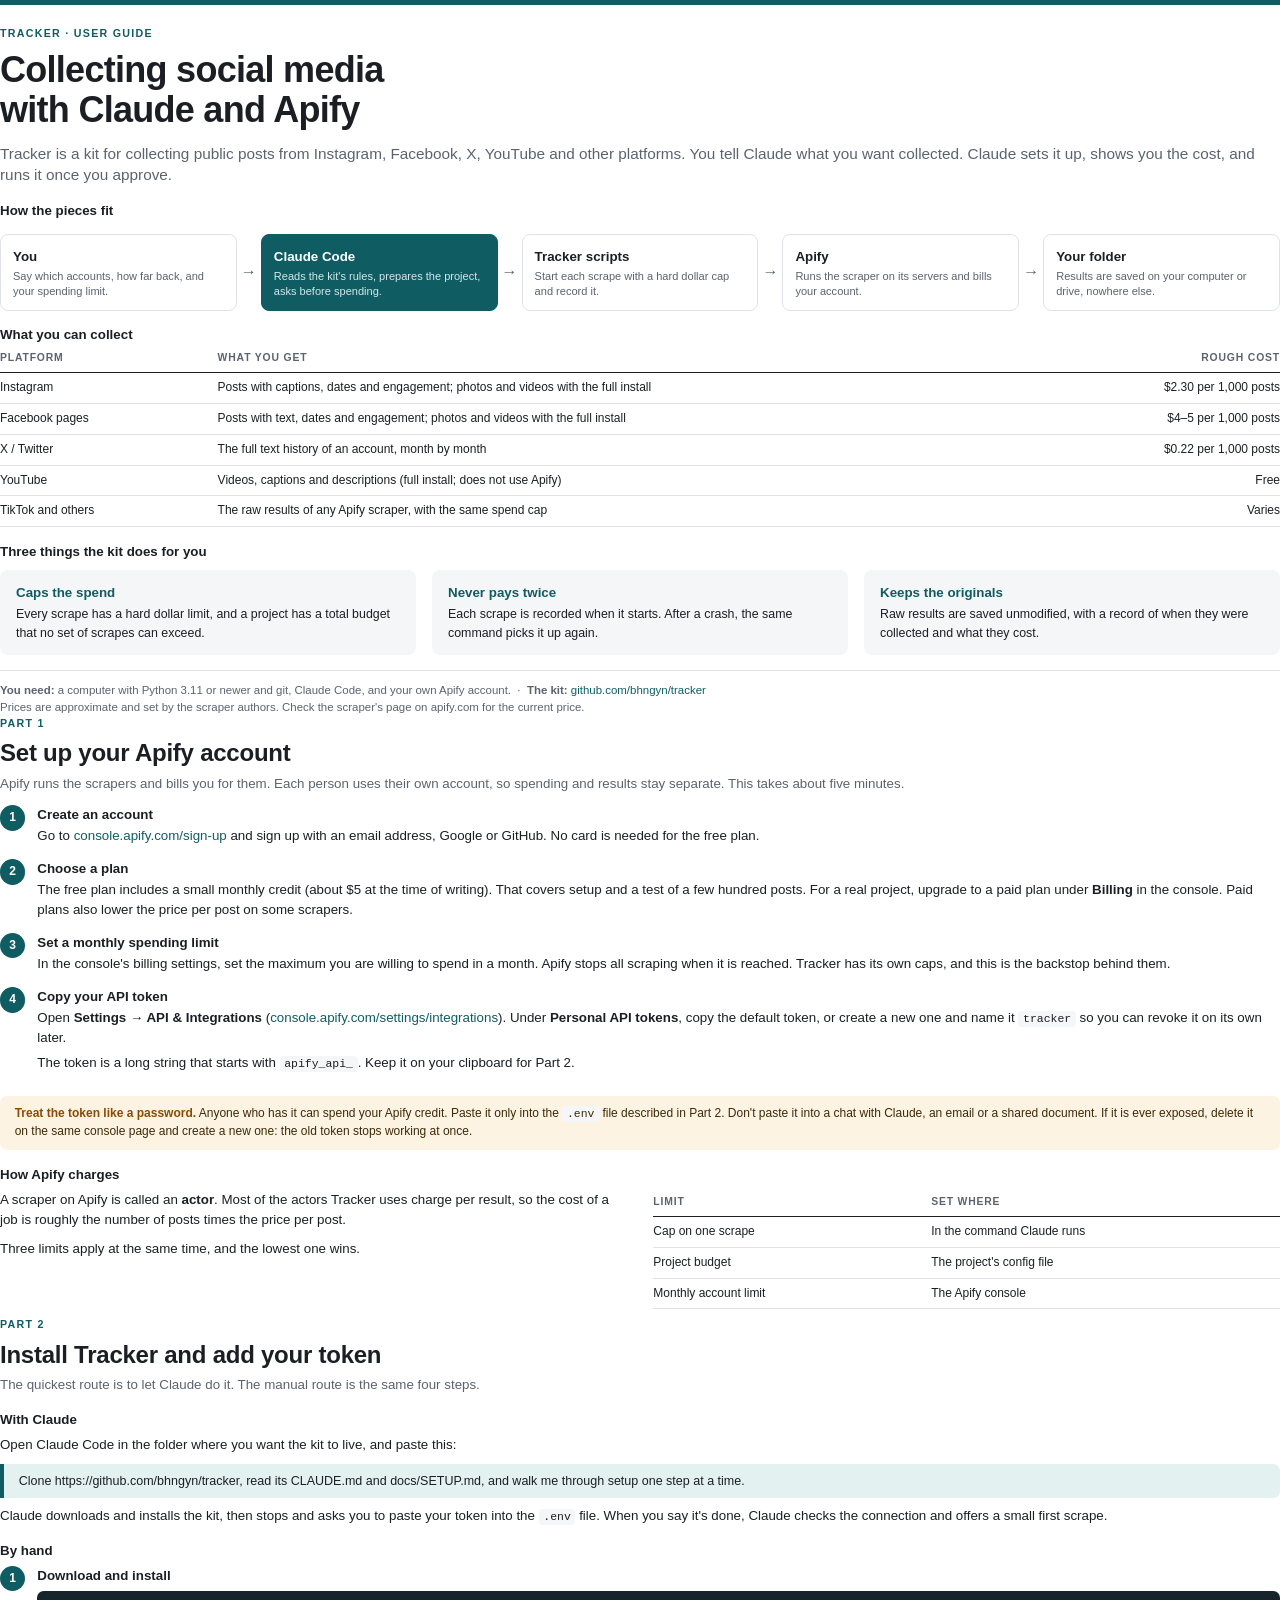
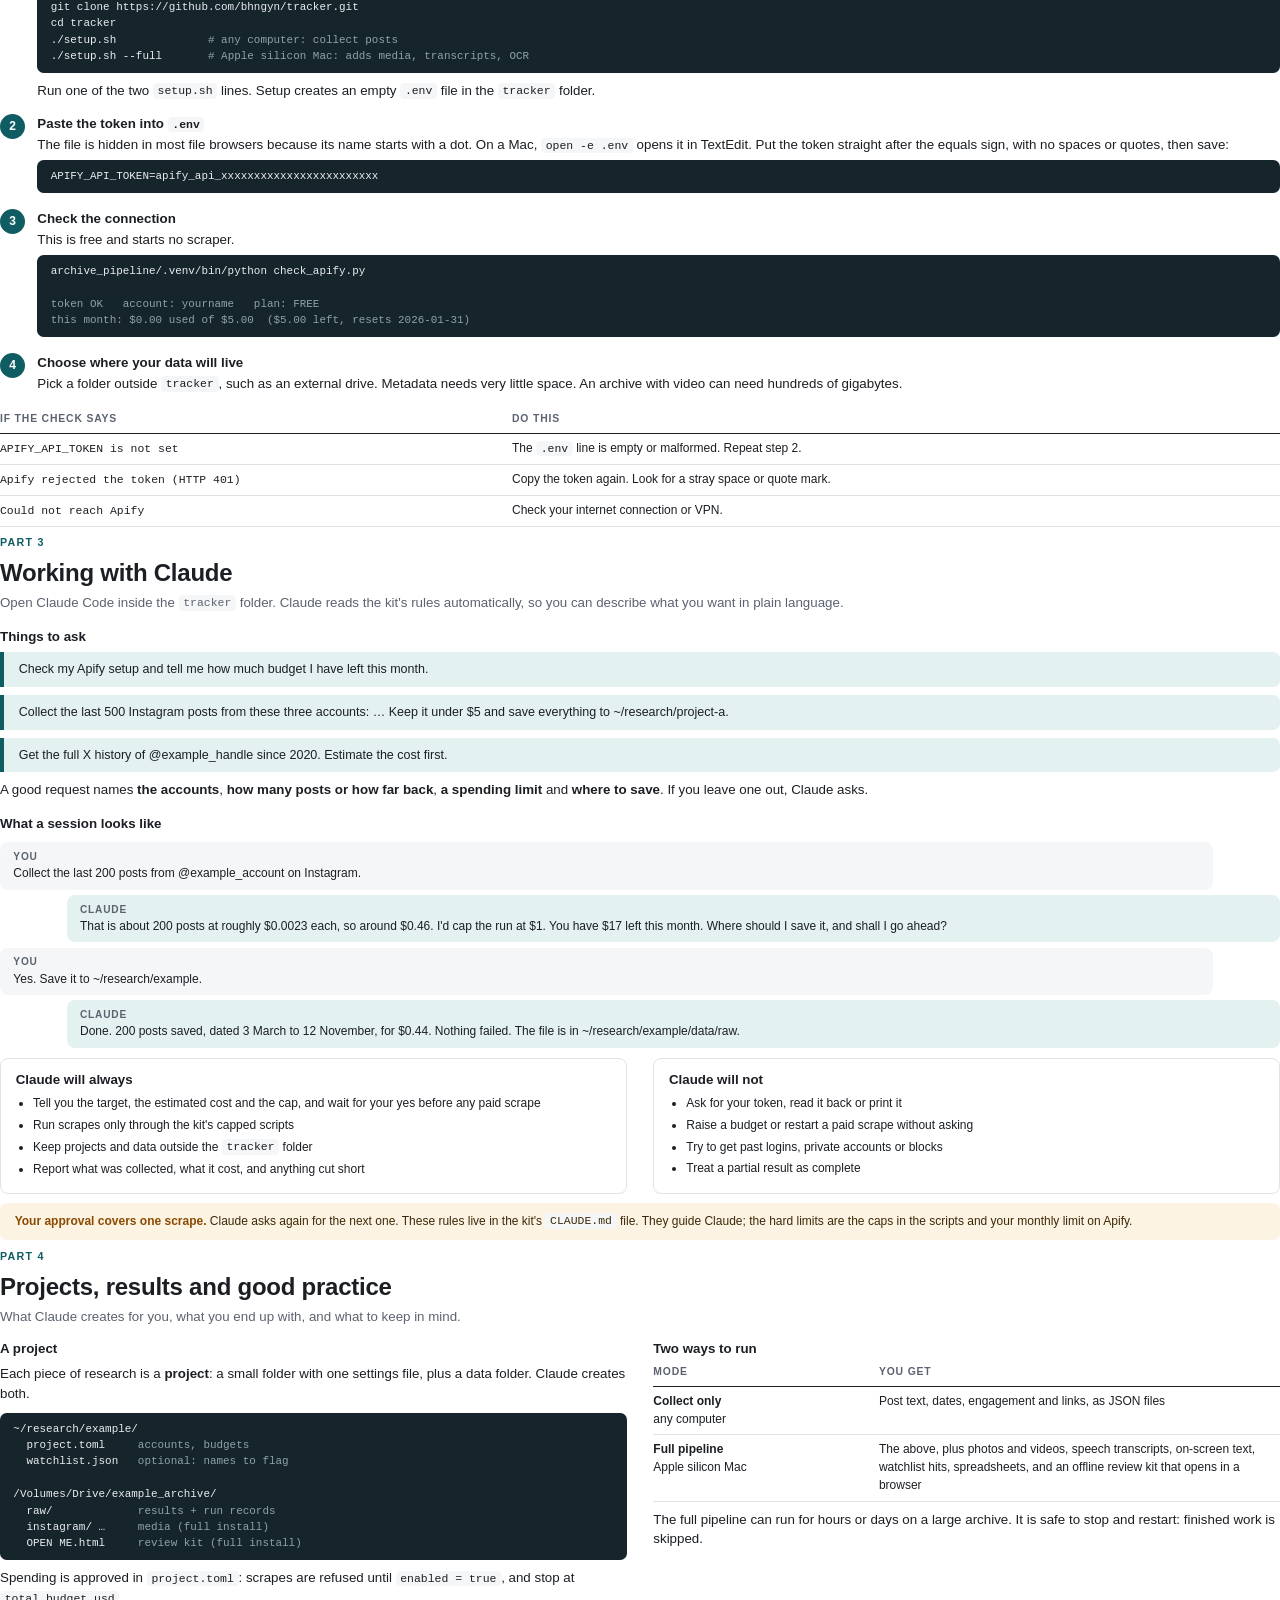
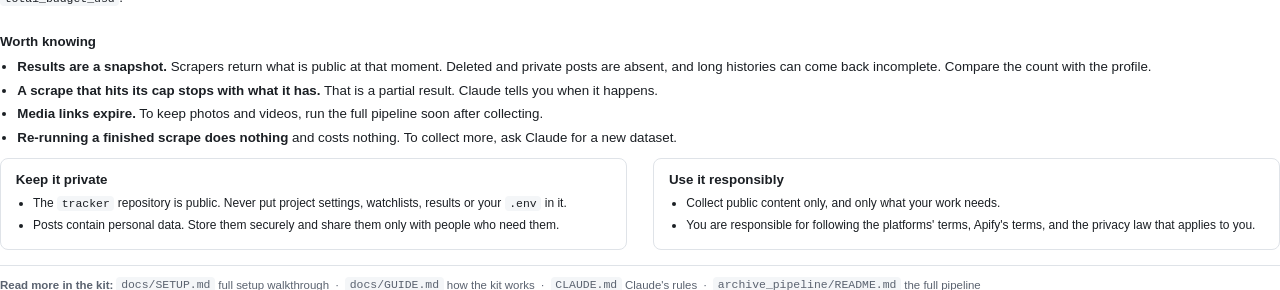
<file: docs/guide.html>
<!doctype html>
<html lang="en">
<head>
<meta charset="utf-8">
<title>Tracker: a guide to collecting social media with Claude and Apify</title>
<style>
  @page {
    size: Letter;
    margin: 0.6in 0.8in 0.7in 0.8in;
    @bottom-left { content: "Tracker guide"; font: 8pt "Helvetica Neue", Helvetica, Arial, sans-serif; color: #8a8f98; }
    @bottom-right { content: counter(page) " / 5"; font: 8pt "Helvetica Neue", Helvetica, Arial, sans-serif; color: #8a8f98; }
  }
  @page :first { @bottom-left { content: none; } @bottom-right { content: none; } }

  :root { --ink: #1b1f24; --muted: #5b6370; --line: #dfe3e8; --soft: #f4f6f8; --accent: #0f5c63; --accent-soft: #e4f1f1; --warn: #8a4b00; --warn-soft: #fdf3e3; }
  * { box-sizing: border-box; }
  html { font: 10pt/1.48 "Helvetica Neue", Helvetica, Arial, sans-serif; color: var(--ink); }
  body { margin: 0; }
  section { break-after: page; }
  section:last-child { break-after: auto; }

  h1 { font-size: 27pt; line-height: 1.1; letter-spacing: -0.02em; margin: 0 0 10pt; font-weight: 700; }
  h2 { font-size: 18pt; line-height: 1.2; letter-spacing: -0.01em; margin: 0 0 4pt; font-weight: 700; }
  h3 { font-size: 10pt; margin: 11pt 0 4pt; font-weight: 700; }
  p { margin: 0 0 7pt; }
  .eyebrow { font-size: 8pt; letter-spacing: 0.12em; text-transform: uppercase; color: var(--accent); font-weight: 700; margin-bottom: 6pt; }
  .lede { font-size: 11.5pt; line-height: 1.42; color: var(--muted); margin-bottom: 8pt; }
  .sub { color: var(--muted); margin-bottom: 9pt; }
  a { color: var(--accent); text-decoration: none; }
  code, .mono { font-family: Menlo, "SF Mono", Consolas, monospace; font-size: 8.6pt; }
  code { background: var(--soft); padding: 1pt 3.5pt; border-radius: 3pt; }
  strong { font-weight: 700; }

  table { width: 100%; border-collapse: collapse; margin: 3pt 0 6pt; font-size: 9pt; }
  th { text-align: left; font-size: 7.8pt; letter-spacing: 0.08em; text-transform: uppercase; color: var(--muted); font-weight: 700; padding: 0 8pt 5pt 0; border-bottom: 1.2pt solid var(--ink); }
  td { padding: 4.5pt 8pt 4.5pt 0; border-bottom: 0.6pt solid var(--line); vertical-align: top; }
  td:last-child, th:last-child { padding-right: 0; }
  td.num { text-align: right; white-space: nowrap; font-variant-numeric: tabular-nums; }
  th.num { text-align: right; }

  .cmd { background: #16242b; color: #e8eef0; border-radius: 5pt; padding: 6pt 10pt; margin: 4pt 0 6pt; font-family: Menlo, "SF Mono", Consolas, monospace; font-size: 8.2pt; line-height: 1.5; white-space: pre-wrap; }
  .cmd .dim { color: #8fa3ab; }
  .say { border-left: 3pt solid var(--accent); background: var(--accent-soft); padding: 6pt 11pt; margin: 4pt 0 6pt; border-radius: 0 5pt 5pt 0; font-size: 9.4pt; }
  .note { background: var(--warn-soft); border-radius: 5pt; padding: 7pt 11pt; margin: 7pt 0; font-size: 9pt; color: #3d2a08; }
  .note strong { color: var(--warn); }

  .steps { list-style: none; margin: 0; padding: 0; counter-reset: step; }
  .steps > li { counter-increment: step; position: relative; padding: 0 0 6pt 28pt; }
  .steps > li::before { content: counter(step); position: absolute; left: 0; top: 0; width: 19pt; height: 19pt; border-radius: 50%; background: var(--accent); color: #fff; font-size: 9pt; font-weight: 700; text-align: center; line-height: 19pt; }
  .steps > li > strong:first-child { display: block; margin-bottom: 1pt; }
  .steps p { margin-bottom: 4pt; }

  ul.plain { margin: 0 0 8pt; padding-left: 13pt; }
  ul.plain li { margin-bottom: 3pt; }

  .cols { display: flex; gap: 20pt; }
  .cols > div { flex: 1; }
  .card { border: 0.8pt solid var(--line); border-radius: 6pt; padding: 8pt 11pt; font-size: 9pt; }
  .card h3 { margin-top: 0; }
  .card p:last-child, .card ul:last-child { margin-bottom: 0; }

  /* cover */
  .cover-top { border-top: 4pt solid var(--accent); padding-top: 16pt; }
  .flow { display: flex; align-items: stretch; margin: 10pt 0 6pt; }
  .flow .box { flex: 1; border: 0.8pt solid var(--line); border-radius: 6pt; padding: 9pt 9pt 8pt; background: #fff; }
  .flow .box.key { background: var(--accent); border-color: var(--accent); color: #fff; }
  .flow .box b { display: block; font-size: 10pt; margin-bottom: 2pt; }
  .flow .box span { font-size: 8.3pt; line-height: 1.35; display: block; color: var(--muted); }
  .flow .box.key span { color: #d3e8e9; }
  .flow .arrow { flex: 0 0 18pt; text-align: center; align-self: center; color: var(--muted); font-size: 12pt; }
  .three { display: flex; gap: 12pt; margin-top: 6pt; }
  .three > div { flex: 1; background: var(--soft); border-radius: 6pt; padding: 10pt 12pt; font-size: 9.3pt; }
  .three b { display: block; font-size: 10pt; margin-bottom: 2pt; color: var(--accent); }
  .meta { margin-top: 11pt; font-size: 8.6pt; color: var(--muted); border-top: 0.6pt solid var(--line); padding-top: 8pt; }

  .chat { margin: 6pt 0 8pt; }
  .chat div { padding: 5pt 10pt; border-radius: 6pt; margin-bottom: 4pt; font-size: 9pt; }
  .chat .you { background: var(--soft); margin-right: 50pt; }
  .chat .claude { background: var(--accent-soft); margin-left: 50pt; }
  .chat b { font-size: 7.6pt; letter-spacing: 0.08em; text-transform: uppercase; color: var(--muted); display: block; margin-bottom: 1pt; }
</style>
</head>
<body>

<!-- ───────────── 1 ───────────── -->
<section>
  <div class="cover-top">
    <div class="eyebrow">Tracker · User guide</div>
    <h1>Collecting social media<br>with Claude and Apify</h1>
    <p class="lede">Tracker is a kit for collecting public posts from Instagram, Facebook, X, YouTube and other platforms. You tell Claude what you want collected. Claude sets it up, shows you the cost, and runs it once you approve.</p>
  </div>

  <h3>How the pieces fit</h3>
  <div class="flow">
    <div class="box"><b>You</b><span>Say which accounts, how far back, and your spending limit.</span></div>
    <div class="arrow">→</div>
    <div class="box key"><b>Claude Code</b><span>Reads the kit's rules, prepares the project, asks before spending.</span></div>
    <div class="arrow">→</div>
    <div class="box"><b>Tracker scripts</b><span>Start each scrape with a hard dollar cap and record it.</span></div>
    <div class="arrow">→</div>
    <div class="box"><b>Apify</b><span>Runs the scraper on its servers and bills your account.</span></div>
    <div class="arrow">→</div>
    <div class="box"><b>Your folder</b><span>Results are saved on your computer or drive, nowhere else.</span></div>
  </div>

  <h3>What you can collect</h3>
  <table>
    <tr><th style="width:17%">Platform</th><th>What you get</th><th class="num" style="width:22%">Rough cost</th></tr>
    <tr><td>Instagram</td><td>Posts with captions, dates and engagement; photos and videos with the full install</td><td class="num">$2.30 per 1,000 posts</td></tr>
    <tr><td>Facebook pages</td><td>Posts with text, dates and engagement; photos and videos with the full install</td><td class="num">$4–5 per 1,000 posts</td></tr>
    <tr><td>X / Twitter</td><td>The full text history of an account, month by month</td><td class="num">$0.22 per 1,000 posts</td></tr>
    <tr><td>YouTube</td><td>Videos, captions and descriptions (full install; does not use Apify)</td><td class="num">Free</td></tr>
    <tr><td>TikTok and others</td><td>The raw results of any Apify scraper, with the same spend cap</td><td class="num">Varies</td></tr>
  </table>

  <h3>Three things the kit does for you</h3>
  <div class="three">
    <div><b>Caps the spend</b>Every scrape has a hard dollar limit, and a project has a total budget that no set of scrapes can exceed.</div>
    <div><b>Never pays twice</b>Each scrape is recorded when it starts. After a crash, the same command picks it up again.</div>
    <div><b>Keeps the originals</b>Raw results are saved unmodified, with a record of when they were collected and what they cost.</div>
  </div>

  <div class="meta">
    <strong>You need:</strong> a computer with Python 3.11 or newer and git, Claude Code, and your own Apify account. &nbsp;·&nbsp; <strong>The kit:</strong> <a href="https://github.com/bhngyn/tracker" style="white-space:nowrap">github.com/bhngyn/tracker</a><br>
    Prices are approximate and set by the scraper authors. Check the scraper's page on apify.com for the current price.
  </div>
</section>

<!-- ───────────── 2 ───────────── -->
<section>
  <div class="eyebrow">Part 1</div>
  <h2>Set up your Apify account</h2>
  <p class="sub">Apify runs the scrapers and bills you for them. Each person uses their own account, so spending and results stay separate. This takes about five minutes.</p>

  <ol class="steps">
    <li><strong>Create an account</strong>
      <p>Go to <a href="https://console.apify.com/sign-up">console.apify.com/sign-up</a> and sign up with an email address, Google or GitHub. No card is needed for the free plan.</p>
    </li>
    <li><strong>Choose a plan</strong>
      <p>The free plan includes a small monthly credit (about $5 at the time of writing). That covers setup and a test of a few hundred posts. For a real project, upgrade to a paid plan under <strong>Billing</strong> in the console. Paid plans also lower the price per post on some scrapers.</p>
    </li>
    <li><strong>Set a monthly spending limit</strong>
      <p>In the console's billing settings, set the maximum you are willing to spend in a month. Apify stops all scraping when it is reached. Tracker has its own caps, and this is the backstop behind them.</p>
    </li>
    <li><strong>Copy your API token</strong>
      <p>Open <strong>Settings → API &amp; Integrations</strong> (<a href="https://console.apify.com/settings/integrations">console.apify.com/settings/integrations</a>). Under <strong>Personal API tokens</strong>, copy the default token, or create a new one and name it <code>tracker</code> so you can revoke it on its own later.</p>
      <p>The token is a long string that starts with <code>apify_api_</code>. Keep it on your clipboard for Part 2.</p>
    </li>
  </ol>

  <div class="note"><strong>Treat the token like a password.</strong> Anyone who has it can spend your Apify credit. Paste it only into the <code>.env</code> file described in Part 2. Don't paste it into a chat with Claude, an email or a shared document. If it is ever exposed, delete it on the same console page and create a new one: the old token stops working at once.</div>

  <h3>How Apify charges</h3>
  <div class="cols">
    <div>
      <p>A scraper on Apify is called an <strong>actor</strong>. Most of the actors Tracker uses charge per result, so the cost of a job is roughly the number of posts times the price per post.</p>
      <p>Three limits apply at the same time, and the lowest one wins.</p>
    </div>
    <div>
      <table>
        <tr><th>Limit</th><th>Set where</th></tr>
        <tr><td>Cap on one scrape</td><td>In the command Claude runs</td></tr>
        <tr><td>Project budget</td><td>The project's config file</td></tr>
        <tr><td>Monthly account limit</td><td>The Apify console</td></tr>
      </table>
    </div>
  </div>
</section>

<!-- ───────────── 3 ───────────── -->
<section>
  <div class="eyebrow">Part 2</div>
  <h2>Install Tracker and add your token</h2>
  <p class="sub">The quickest route is to let Claude do it. The manual route is the same four steps.</p>

  <h3>With Claude</h3>
  <p>Open Claude Code in the folder where you want the kit to live, and paste this:</p>
  <div class="say">Clone https://github.com/bhngyn/tracker, read its CLAUDE.md and docs/SETUP.md, and walk me through setup one step at a time.</div>
  <p>Claude downloads and installs the kit, then stops and asks you to paste your token into the <code>.env</code> file. When you say it's done, Claude checks the connection and offers a small first scrape.</p>

  <h3>By hand</h3>
  <ol class="steps">
    <li><strong>Download and install</strong>
      <div class="cmd">git clone https://github.com/bhngyn/tracker.git
cd tracker
./setup.sh              <span class="dim"># any computer: collect posts</span>
./setup.sh --full       <span class="dim"># Apple silicon Mac: adds media, transcripts, OCR</span></div>
      <p>Run one of the two <code>setup.sh</code> lines. Setup creates an empty <code>.env</code> file in the <code>tracker</code> folder.</p>
    </li>
    <li><strong>Paste the token into <code>.env</code></strong>
      <p>The file is hidden in most file browsers because its name starts with a dot. On a Mac, <code>open -e .env</code> opens it in TextEdit. Put the token straight after the equals sign, with no spaces or quotes, then save:</p>
      <div class="cmd">APIFY_API_TOKEN=apify_api_xxxxxxxxxxxxxxxxxxxxxxxx</div>
    </li>
    <li><strong>Check the connection</strong>
      <p>This is free and starts no scraper.</p>
      <div class="cmd">archive_pipeline/.venv/bin/python check_apify.py

<span class="dim">token OK   account: yourname   plan: FREE
this month: $0.00 used of $5.00  ($5.00 left, resets 2026-01-31)</span></div>
    </li>
    <li><strong>Choose where your data will live</strong>
      <p>Pick a folder outside <code>tracker</code>, such as an external drive. Metadata needs very little space. An archive with video can need hundreds of gigabytes.</p>
    </li>
  </ol>

  <table>
    <tr><th style="width:40%">If the check says</th><th>Do this</th></tr>
    <tr><td><span class="mono">APIFY_API_TOKEN is not set</span></td><td>The <code>.env</code> line is empty or malformed. Repeat step 2.</td></tr>
    <tr><td><span class="mono">Apify rejected the token (HTTP 401)</span></td><td>Copy the token again. Look for a stray space or quote mark.</td></tr>
    <tr><td><span class="mono">Could not reach Apify</span></td><td>Check your internet connection or VPN.</td></tr>
  </table>
</section>

<!-- ───────────── 4 ───────────── -->
<section>
  <div class="eyebrow">Part 3</div>
  <h2>Working with Claude</h2>
  <p class="sub">Open Claude Code inside the <code>tracker</code> folder. Claude reads the kit's rules automatically, so you can describe what you want in plain language.</p>

  <h3>Things to ask</h3>
  <div class="say">Check my Apify setup and tell me how much budget I have left this month.</div>
  <div class="say">Collect the last 500 Instagram posts from these three accounts: … Keep it under $5 and save everything to <span style="white-space:nowrap">~/research/project-a</span>.</div>
  <div class="say">Get the full X history of @example_handle since 2020. Estimate the cost first.</div>
  <p>A good request names <strong>the accounts</strong>, <strong>how many posts or how far back</strong>, <strong>a spending limit</strong> and <strong>where to save</strong>. If you leave one out, Claude asks.</p>

  <h3>What a session looks like</h3>
  <div class="chat">
    <div class="you"><b>You</b>Collect the last 200 posts from @example_account on Instagram.</div>
    <div class="claude"><b>Claude</b>That is about 200 posts at roughly $0.0023 each, so around $0.46. I'd cap the run at $1. You have $17 left this month. Where should I save it, and shall I go ahead?</div>
    <div class="you"><b>You</b>Yes. Save it to ~/research/example.</div>
    <div class="claude"><b>Claude</b>Done. 200 posts saved, dated 3 March to 12 November, for $0.44. Nothing failed. The file is in <span style="white-space:nowrap">~/research/example/data/raw</span>.</div>
  </div>

  <div class="cols">
    <div class="card">
      <h3>Claude will always</h3>
      <ul class="plain">
        <li>Tell you the target, the estimated cost and the cap, and wait for your yes before any paid scrape</li>
        <li>Run scrapes only through the kit's capped scripts</li>
        <li>Keep projects and data outside the <code>tracker</code> folder</li>
        <li>Report what was collected, what it cost, and anything cut short</li>
      </ul>
    </div>
    <div class="card">
      <h3>Claude will not</h3>
      <ul class="plain">
        <li>Ask for your token, read it back or print it</li>
        <li>Raise a budget or restart a paid scrape without asking</li>
        <li>Try to get past logins, private accounts or blocks</li>
        <li>Treat a partial result as complete</li>
      </ul>
    </div>
  </div>

  <div class="note"><strong>Your approval covers one scrape.</strong> Claude asks again for the next one. These rules live in the kit's <code>CLAUDE.md</code> file. They guide Claude; the hard limits are the caps in the scripts and your monthly limit on Apify.</div>
</section>

<!-- ───────────── 5 ───────────── -->
<section>
  <div class="eyebrow">Part 4</div>
  <h2>Projects, results and good practice</h2>
  <p class="sub">What Claude creates for you, what you end up with, and what to keep in mind.</p>

  <div class="cols">
    <div>
      <h3 style="margin-top:0">A project</h3>
      <p>Each piece of research is a <strong>project</strong>: a small folder with one settings file, plus a data folder. Claude creates both.</p>
      <div class="cmd">~/research/example/
  project.toml     <span class="dim">accounts, budgets</span>
  watchlist.json   <span class="dim">optional: names to flag</span>

/Volumes/Drive/example_archive/
  raw/             <span class="dim">results + run records</span>
  instagram/ …     <span class="dim">media (full install)</span>
  OPEN ME.html     <span class="dim">review kit (full install)</span></div>
      <p>Spending is approved in <code>project.toml</code>: scrapes are refused until <code>enabled = true</code>, and stop at <code>total_budget_usd</code>.</p>
    </div>
    <div>
      <h3 style="margin-top:0">Two ways to run</h3>
      <table>
        <tr><th style="width:36%">Mode</th><th>You get</th></tr>
        <tr><td><strong>Collect only</strong><br><span style="white-space:nowrap">any computer</span></td><td>Post text, dates, engagement and links, as JSON files</td></tr>
        <tr><td><strong>Full pipeline</strong><br><span style="white-space:nowrap">Apple silicon Mac</span></td><td>The above, plus photos and videos, speech transcripts, on-screen text, watchlist hits, spreadsheets, and an offline review kit that opens in a browser</td></tr>
      </table>
      <p>The full pipeline can run for hours or days on a large archive. It is safe to stop and restart: finished work is skipped.</p>
    </div>
  </div>

  <h3>Worth knowing</h3>
  <ul class="plain">
    <li><strong>Results are a snapshot.</strong> Scrapers return what is public at that moment. Deleted and private posts are absent, and long histories can come back incomplete. Compare the count with the profile.</li>
    <li><strong>A scrape that hits its cap stops with what it has.</strong> That is a partial result. Claude tells you when it happens.</li>
    <li><strong>Media links expire.</strong> To keep photos and videos, run the full pipeline soon after collecting.</li>
    <li><strong>Re-running a finished scrape does nothing</strong> and costs nothing. To collect more, ask Claude for a new dataset.</li>
  </ul>

  <div class="cols">
    <div class="card">
      <h3>Keep it private</h3>
      <ul class="plain">
        <li>The <code>tracker</code> repository is public. Never put project settings, watchlists, results or your <code>.env</code> in it.</li>
        <li>Posts contain personal data. Store them securely and share them only with people who need them.</li>
      </ul>
    </div>
    <div class="card">
      <h3>Use it responsibly</h3>
      <ul class="plain">
        <li>Collect public content only, and only what your work needs.</li>
        <li>You are responsible for following the platforms' terms, Apify's terms, and the privacy law that applies to you.</li>
      </ul>
    </div>
  </div>

  <div class="meta">
    <strong>Read more in the kit:</strong> <code>docs/SETUP.md</code> full setup walkthrough &nbsp;·&nbsp; <code>docs/GUIDE.md</code> how the kit works &nbsp;·&nbsp; <code>CLAUDE.md</code> Claude's rules &nbsp;·&nbsp; <code>archive_pipeline/README.md</code> the full pipeline
  </div>
</section>

</body>
</html>
</file>
